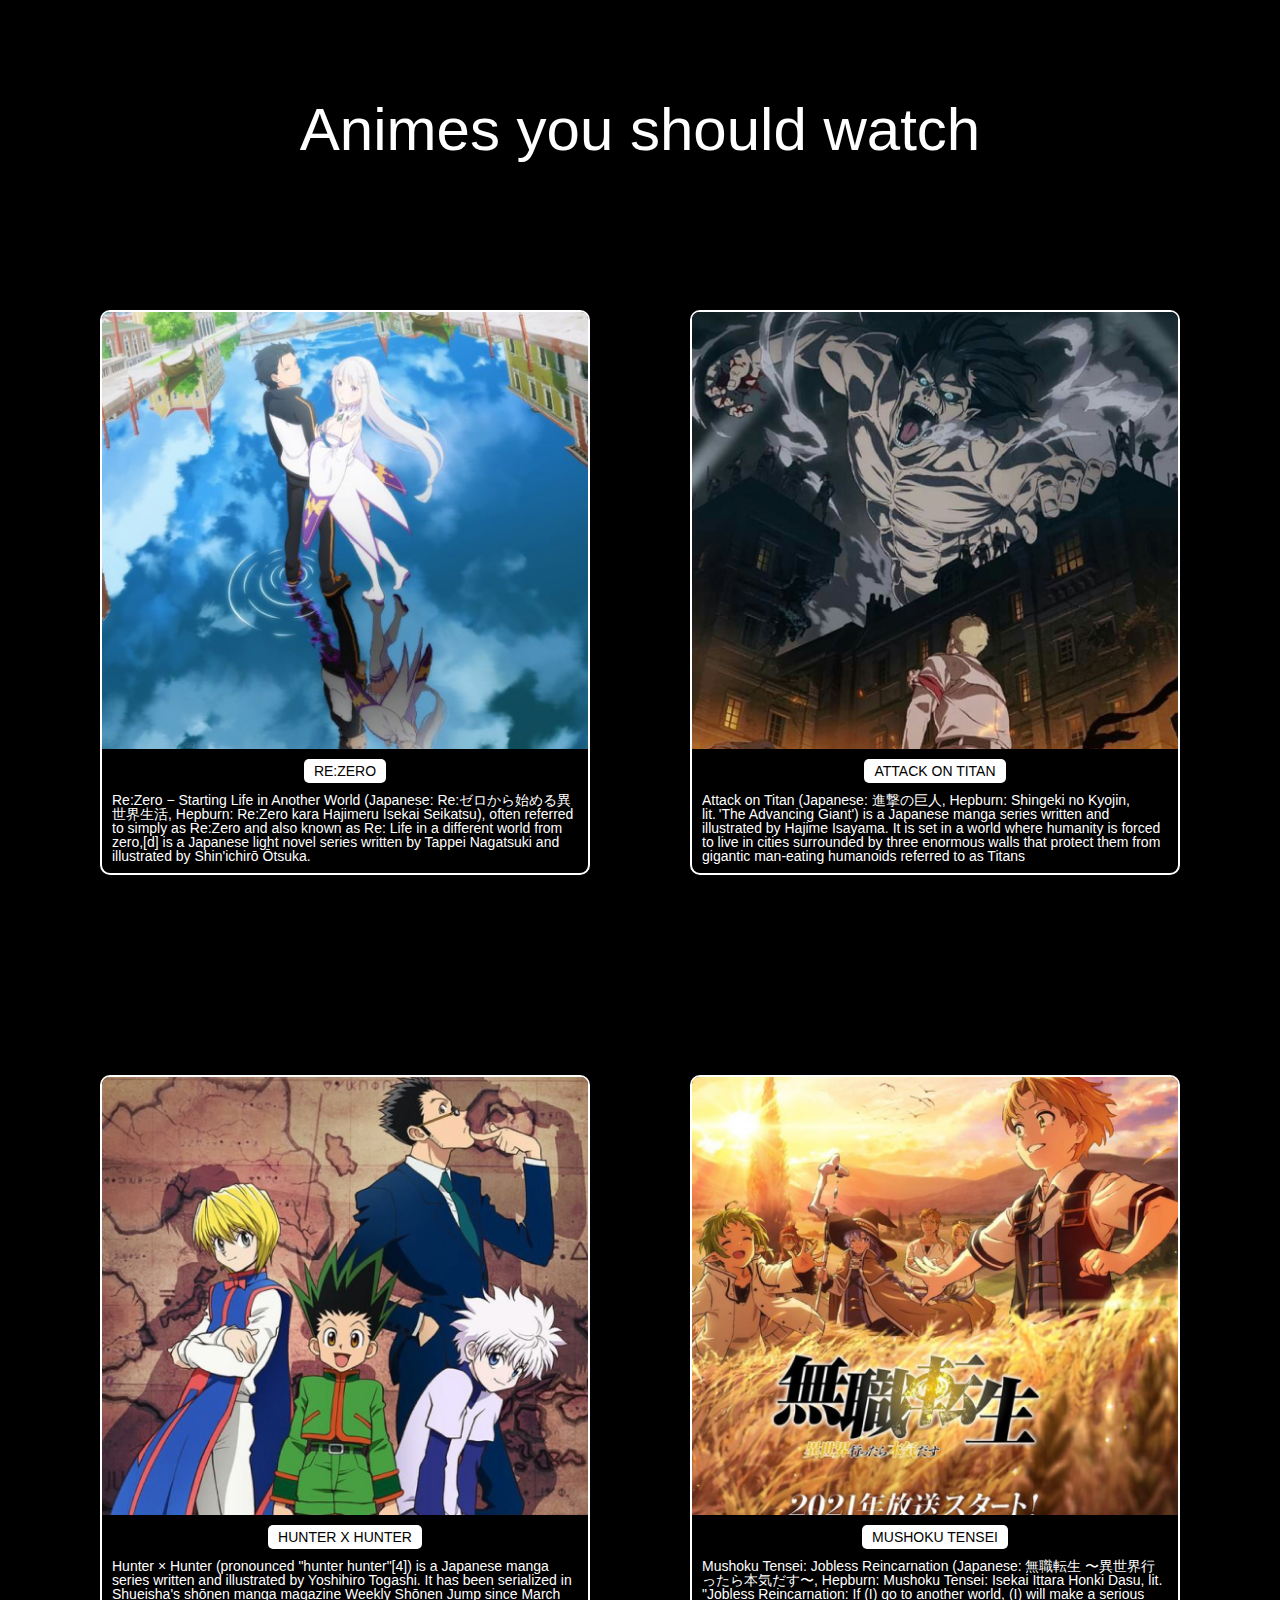
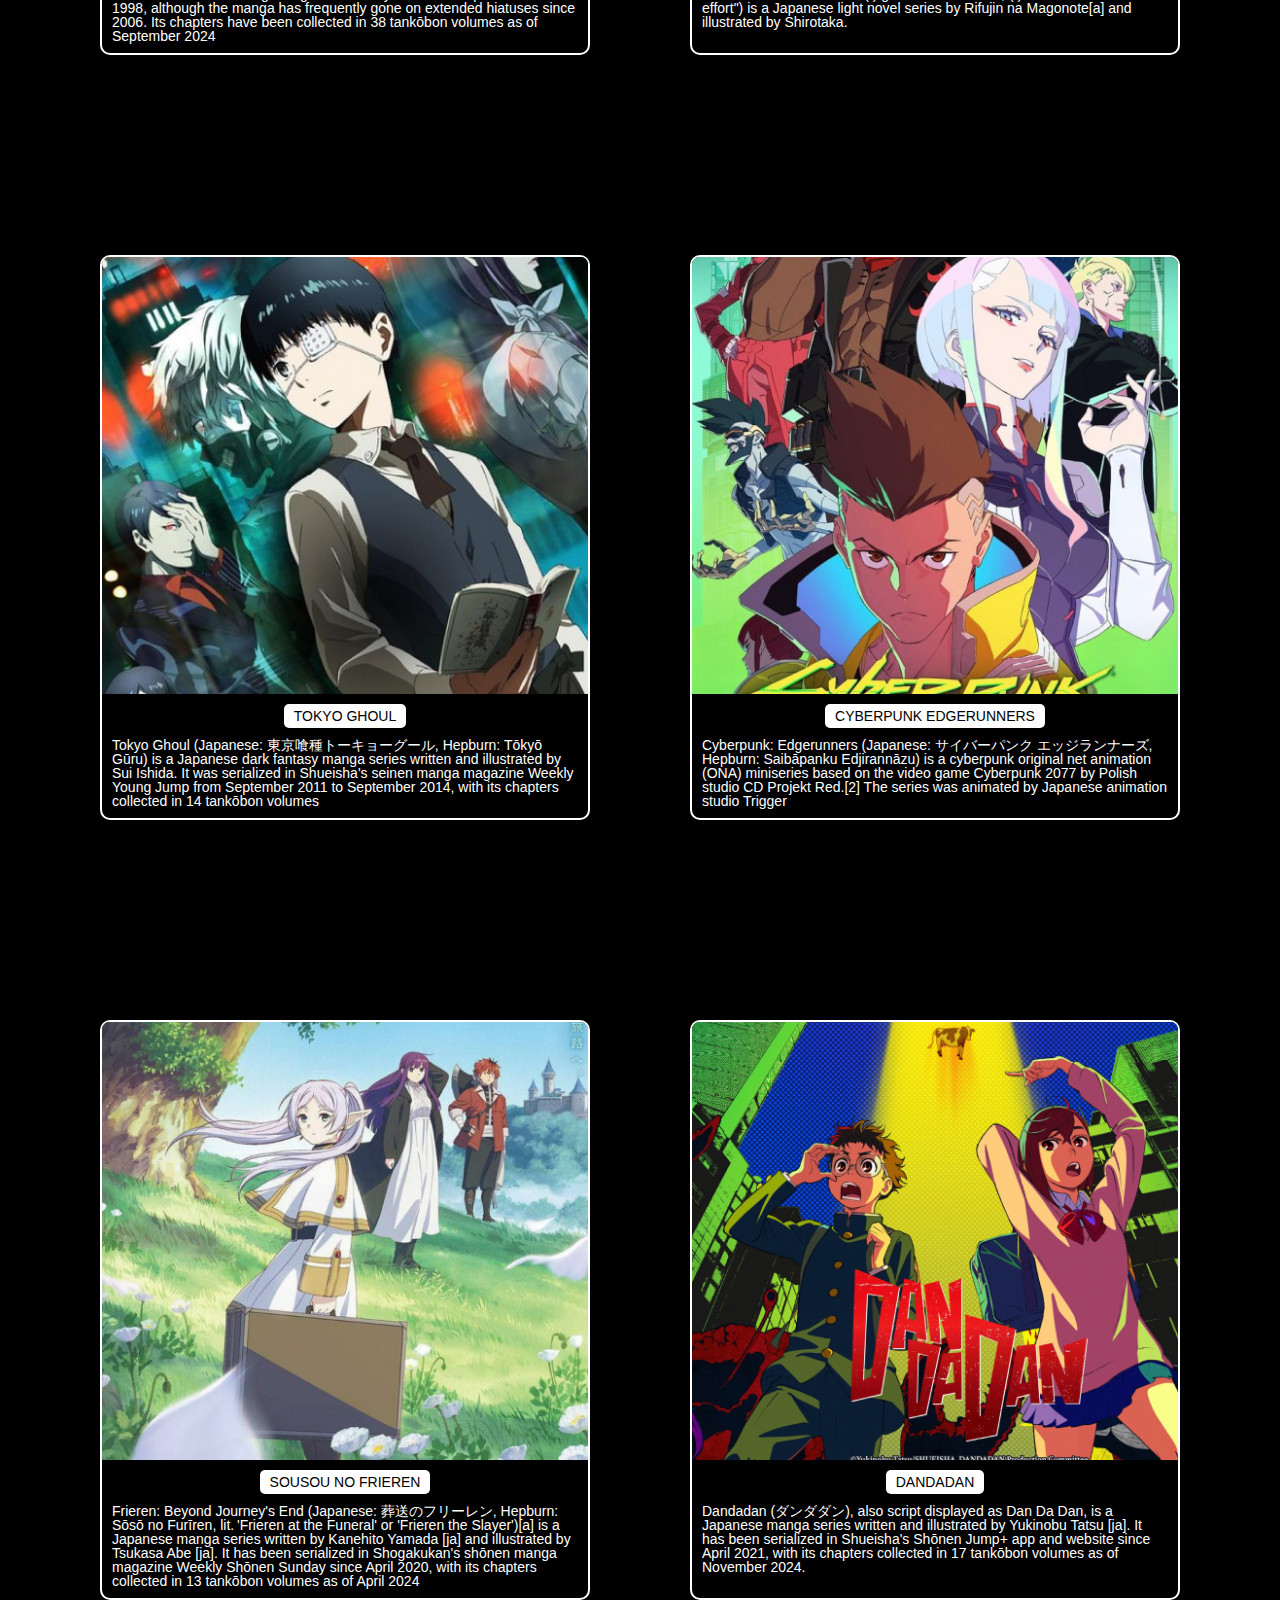
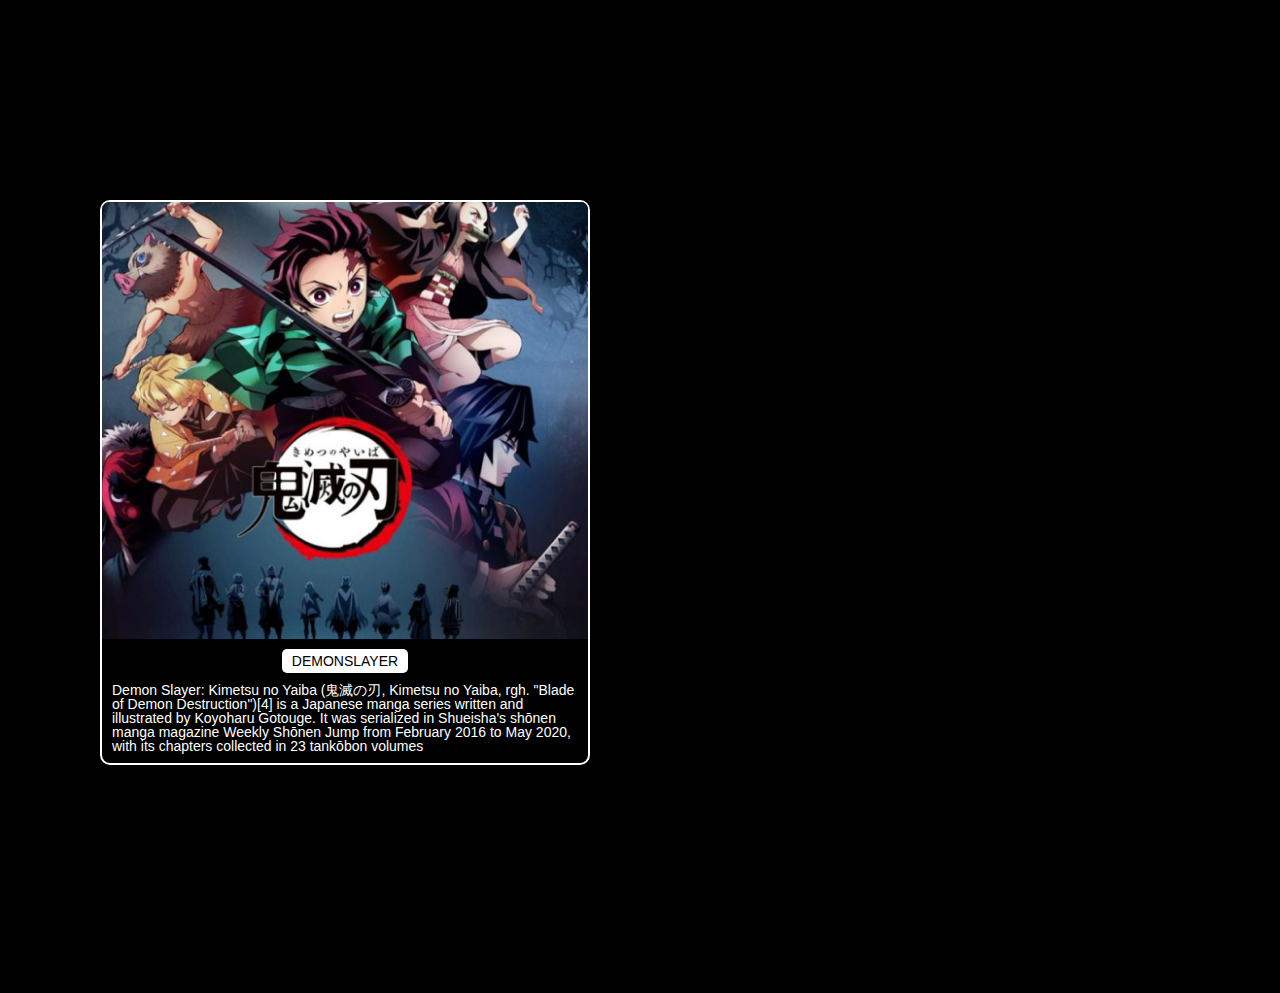
<file: index.html>
<!DOCTYPE html>
<html lang="en">
<head>
    <meta charset="UTF-8">
    <meta name="viewport" content="width=device-width, initial-scale=1.0">
    <title>Document</title>
    <link rel="stylesheet" href="style.css">
</head>
<body>
    <header>
        <div class = "Zagolovok">
            <h1>Animes you should watch</h1>
        </div>
    </header>
    <main>
        <div class="container">
            <div class="column column 1">
                <a href="https://myanimelist.net/anime/54857/Re_Zero_kara_Hajimeru_Isekai_Seikatsu_3rd_Season" target="_blank"><img src="./imgs/re zero.jpg" alt="" class = "poster"></a>
                <div class="title_box">
                    <h1 class = "title">RE:ZERO</h1>
                </div>
                <h2 class = "content">Re:Zero − Starting Life in Another World (Japanese: Re:ゼロから始める異世界生活, Hepburn: Re:Zero kara Hajimeru Isekai Seikatsu), often referred to simply as Re:Zero and also known as Re: Life in a different world from zero,[d] is a Japanese light novel series written by Tappei Nagatsuki and illustrated by Shin'ichirō Ōtsuka.</h2>
            </div>
            <div class="column column 2">
                <a href="https://myanimelist.net/anime/25777/Shingeki_no_Kyojin_Season_2?q=attack%20on%20&cat=anime" target="_blank"><img src="./imgs/aot.jpg" alt="" class = "poster"></a>
                <div class="title_box">
                    <h1 class = "title">ATTACK ON TITAN</h1>
                </div>
                <h2 class = "content">Attack on Titan (Japanese: 進撃の巨人, Hepburn: Shingeki no Kyojin, lit. 'The Advancing Giant') is a Japanese manga series written and illustrated by Hajime Isayama. It is set in a world where humanity is forced to live in cities surrounded by three enormous walls that protect them from gigantic man-eating humanoids referred to as Titans</h2>
            </div>
            <div class="column column 3">
                <a href="https://myanimelist.net/anime/11061/Hunter_x_Hunter_2011?q=HUNTER&cat=anime" target="_blank"><img src="./imgs/hunter 3.jpg" alt="" class = "poster"></a>
                <div class="title_box">
                    <h1 class = "title">HUNTER X HUNTER</h1>
                </div>
                <h2 class = "content">Hunter × Hunter (pronounced "hunter hunter"[4]) is a Japanese manga series written and illustrated by Yoshihiro Togashi. It has been serialized in Shueisha's shōnen manga magazine Weekly Shōnen Jump since March 1998, although the manga has frequently gone on extended hiatuses since 2006. Its chapters have been collected in 38 tankōbon volumes as of September 2024</h2>
            </div>
            <div class="column column 4">
                <a href="https://myanimelist.net/anime/39535/Mushoku_Tensei__Isekai_Ittara_Honki_Dasu" target="_blank"><img src="./imgs/pdidy.jpg" alt="" class = "poster"></a>
                <div class="title_box">
                    <h1 class = "title">MUSHOKU TENSEI</h1>
                </div>
                <h2 class = "content">Mushoku Tensei: Jobless Reincarnation (Japanese: 無職転生 〜異世界行ったら本気だす〜, Hepburn: Mushoku Tensei: Isekai Ittara Honki Dasu, lit. "Jobless Reincarnation: If (I) go to another world, (I) will make a serious effort") is a Japanese light novel series by Rifujin na Magonote[a] and illustrated by Shirotaka.</h2>
            </div>
            <div class="column column 5">
                <a href="https://myanimelist.net/anime/36511/Tokyo_Ghoul_re?q=tokyo&cat=anime" target="_blank"><img src="./imgs/1000-7.jpg" alt="" class = "poster"></a>
                <div class="title_box">
                    <h1 class = "title">TOKYO GHOUL</h1>
                </div>
                <h2 class = "content">Tokyo Ghoul (Japanese: 東京喰種トーキョーグール, Hepburn: Tōkyō Gūru) is a Japanese dark fantasy manga series written and illustrated by Sui Ishida. It was serialized in Shueisha's seinen manga magazine Weekly Young Jump from September 2011 to September 2014, with its chapters collected in 14 tankōbon volumes</h2>
            </div>
            <div class="column column 6">
                <a href="https://myanimelist.net/anime/42310/Cyberpunk__Edgerunners?q=cyberpunk&cat=anime" target="_blank"><img src="./imgs/Frame 2.jpg" alt="" class = "poster"></a>
                <div class="title_box">
                    <h1 class = "title">CYBERPUNK EDGERUNNERS</h1>
                </div>
                <h2 class = "content">Cyberpunk: Edgerunners (Japanese: サイバーパンク エッジランナーズ, Hepburn: Saibāpanku Edjirannāzu) is a cyberpunk original net animation (ONA) miniseries based on the video game Cyberpunk 2077 by Polish studio CD Projekt Red.[2] The series was animated by Japanese animation studio Trigger</h2>
            </div>
            <div class="column column 7">
                <a href="https://myanimelist.net/anime/52991/Sousou_no_Frieren?q=frieren&cat=anime" target="_blank"><img src="./imgs/frieren.jpg" alt="" class = "poster"></a>
                <div class="title_box">
                    <h1 class = "title">SOUSOU NO FRIEREN</h1>
                </div>
                <h2 class = "content">Frieren: Beyond Journey's End (Japanese: 葬送のフリーレン, Hepburn: Sōsō no Furīren, lit. 'Frieren at the Funeral' or 'Frieren the Slayer')[a] is a Japanese manga series written by Kanehito Yamada [ja] and illustrated by Tsukasa Abe [ja]. It has been serialized in Shogakukan's shōnen manga magazine Weekly Shōnen Sunday since April 2020, with its chapters collected in 13 tankōbon volumes as of April 2024</h2>
            </div>
            <div class="column column 8">
                <a href="https://myanimelist.net/anime/57334/Dandadan?q=Danda&cat=anime" target="_blank"><img src="./imgs/dandadan.jpg" alt="" class = "poster"></a>
                <div class="title_box">
                    <h1 class = "title">DANDADAN</h1>
                </div>
                <h2 class = "content">Dandadan (ダンダダン), also script displayed as Dan Da Dan, is a Japanese manga series written and illustrated by Yukinobu Tatsu [ja]. It has been serialized in Shueisha's Shōnen Jump+ app and website since April 2021, with its chapters collected in 17 tankōbon volumes as of November 2024.</h2>
            </div>
            <div class="column column 9">
                <a href="https://myanimelist.net/anime/38000/Kimetsu_no_Yaiba?q=Demonsla&cat=anime" target="_blank"><img src="./imgs/demonslayaer.jpg" alt="" class = "poster"></a>
                <div class="title_box">
                    <h1 class = "title">DEMONSLAYER</h1>
                </div>
                <h2 class = "content">Demon Slayer: Kimetsu no Yaiba (鬼滅の刃, Kimetsu no Yaiba, rgh. "Blade of Demon Destruction")[4] is a Japanese manga series written and illustrated by Koyoharu Gotouge. It was serialized in Shueisha's shōnen manga magazine Weekly Shōnen Jump from February 2016 to May 2020, with its chapters collected in 23 tankōbon volumes</h2>
            </div>
        </div>
        <br>
        <br>
    </main>
    <footer></footer>
</body>
</html>
</file>
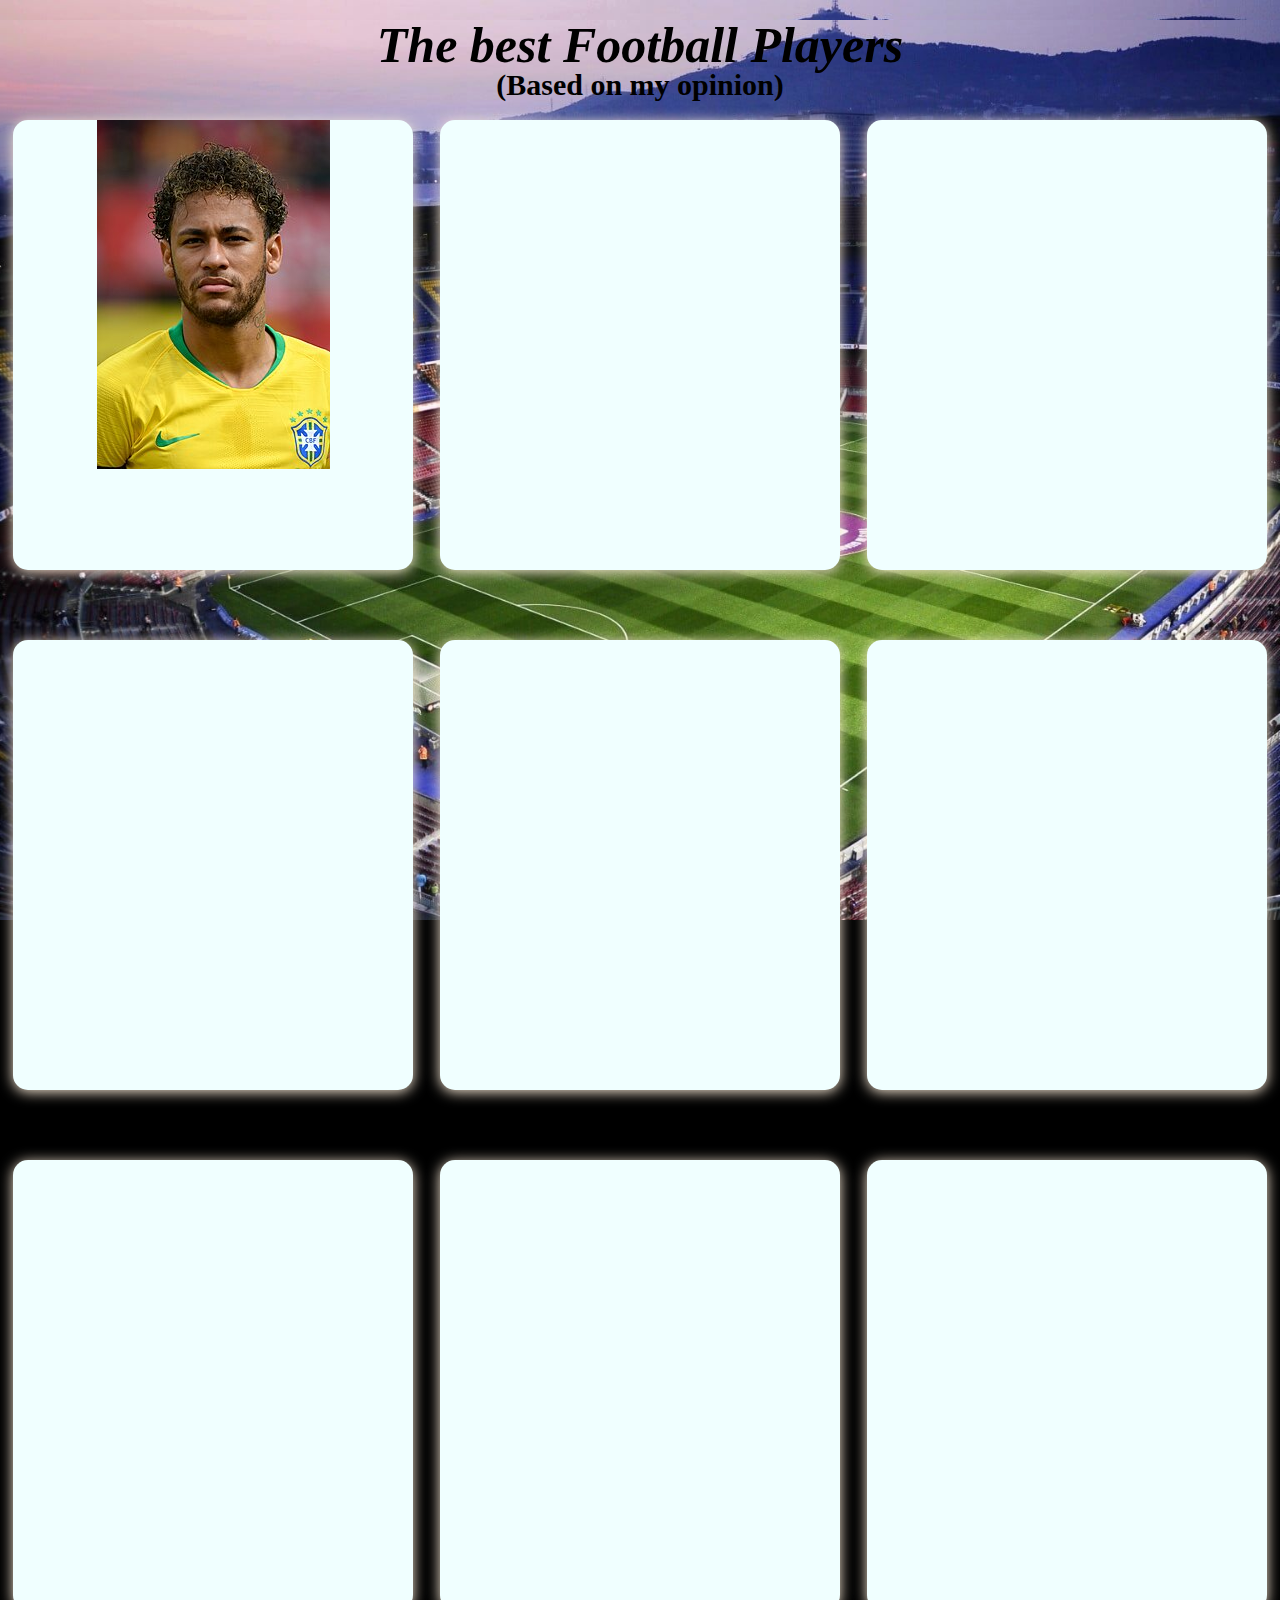
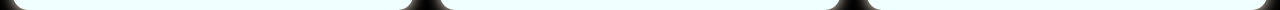
<file: football.html>
<html lang="en">
<head>
    <meta charset="UTF-8">
    <meta name="viewport" content="width=device-width, initial-scale=1.0">
    <title>Football Players</title>
    <link rel="stylesheet" href="soccer.css">
</head>
<header class="title">
    <h1><i>The best Football Players</i></h1>
    <h4>(Based on my opinion)</h4>
</header>
<body>
    <main>
        <div class="container">
            <div class="cards">
                <div class="card card1">
                    <a href="https://ru.wikipedia.org/wiki/%D0%9D%D0%B5%D0%B9%D0%BC%D0%B0%D1%80" target="_blank"><img src="pictures/neymar.jpg" alt=""></a>
                </div>
                <div class="card card2">
                    
                </div>
                <div class="card card3">
                    
                </div>
            </div>
            <div class="kartochki">
                <div class="kart kart1">

                </div>
                <div class="kart kart2">
                    
                </div>
                <div class="kart kart3">
                    
                </div>
            </div>
            <div class="parts">
                <div class="part part1">
                    
                </div>
                <div class="part part2">
                    
                </div>
                <div class="part part3">
                    
                </div>

            </div>
        </div>



</main>
</body>
</html>
</file>
<file: style.css>
* {
    padding: 0;
    margin: 0;
    border: 0;
  }
  
  
  *,
  *:before,
  *:after {
    -webkit-box-sizing: border-box;
    -moz-box-sizing: border-box;
    box-sizing: border-box;
  }
  
  
  :focus,
  :active {
    outline: none;
  }
  a:focus,
  a:active {
    outline: none;
  }
  
  
  nav,
  footer,
  header,
  aside {
    display: block;
  }
  
  
  html,
  body {
    height: 100%;
    width: 100%;
    font-size: 100%;
    line-height: 1;
    font-size: 14px;
    -ms-text-size-adjust: 100%;
    -moz-text-size-adjust: 100%;
    -webkit-text-size-adjust: 100%;
    background-color: black;
  }
  
  
  input,
  button,
  textarea {
    font-family: inherit;
  }
  
  
  input::-ms-clear {
    display: none;
  }
  button {
    cursor: pointer;
  }
  button::-moz-focus-inner {
    padding: 0;
    border: 0;
  }
  a,
  a:visited {
    text-decoration: none;
  }
  a:hover {
    text-decoration: none;
  }
  ul li {
    list-style: none;
  }
  img {
    vertical-align: top;
  }
  h1,
  h2,
  h3,
  h4,
  h5,
  h6 {
    font-size: inherit;
    font-weight: 400;
  }



  :root{
    --primary-color:white;
  }
  @import url('https://fonts.googleapis.com/css2?family=Jaro:opsz@6..72&family=Roboto:ital,wght@0,100;0,300;0,400;0,500;0,700;0,900;1,100;1,300;1,400;1,500;1,700;1,900&family=Yuji+Mai&display=swap');
  @import url('https://fonts.googleapis.com/css2?family=Jaro:opsz@6..72&family=Oswald:wght@200..700&family=Roboto:ital,wght@0,100;0,300;0,400;0,500;0,700;0,900;1,100;1,300;1,400;1,500;1,700;1,900&family=Yuji+Mai&display=swap');


.Zagolovok{
    text-align: center;
    font-size: 60px;
    margin-top: 100px;
    font-family: 'Roboto', sans-serif;
    font-weight: 400;
    color: var(--primary-color)
}


.container{
    display: grid;
  
    grid-template-columns: repeat(auto-fit,minmax(300px,1fr));
    grid-column-gap: 100px;
    grid-row-gap: 200px;
    grid-auto-rows: minmax(400px,auto);
    justify-content: center;
    margin-top: 150px;
    margin-bottom: 200px;
    padding: 0 100px 0 100px;
}

.column{
    border: 2px solid white;
    border-radius: 10px;
}

.poster{
    width: 100%;
    border-radius: 7px 7px 0 0;
    transition: 0.9s;
}
.poster:hover {
    filter: brightness(50%); 
    /* яркость понижает */
}

.title_box {
    text-align: center;
    margin-top: 10px;
}

.title {
    font-family: "Oswald", sans-serif;
    display: inline-block;
    background-color: white;
    padding: 5px 10px;
    border-radius: 5px; 
}


.content{
    margin: 10px;
    color: white;
    font-family: "Oswald", sans-serif;
    font-optical-sizing: auto;;
}








@media (max-width: 1024px) {
  .container {
      grid-template-columns: 1fr 1fr; /* 2 колонки вместо 3 */
      grid-row-gap: 10px;
      /* grid-column-gap: 50px; */
  }
}
@media (max-width: 768px) {
  .container {
      grid-template-columns: 1fr; /* 1 колонка */
      grid-row-gap: 100px;
      /* grid-row-gap: 50px;  */
  }
}
</file>
<file: soccer.css>
* {
    padding: 0;
    margin: 0;
    border: 0;
  }
  
  
  *,
  *:before,
  *:after {
    -webkit-box-sizing: border-box;
    -moz-box-sizing: border-box;
    box-sizing: border-box;
  }
  
  
  :focus,
  :active {
    outline: none;
  }
  a:focus,
  a:active {
    outline: none;
  }
  
  
  nav,
  footer,
  header,
  aside {
    display: block;
  }
  
  
  html,
  body {
    height: 100%;
    width: 100%;
    font-size: 100%;
    line-height: 1;
    font-size: 14px;
    -ms-text-size-adjust: 100%;
    -moz-text-size-adjust: 100%;
    -webkit-text-size-adjust: 100%;
    background-image: url(imgs/Frame.jpg);
    background-repeat: no-repeat;
    background-position: center;
    background-size: cover;   
    background-color: black;
  }
  
  
  input,
  button,
  textarea {
    font-family: inherit;
  }
  
  
  input::-ms-clear {
    display: none;
  }
  button {
    cursor: pointer;
  }
  button::-moz-focus-inner {
    padding: 0;
    border: 0;
  }
  a,
  a:visited {
    text-decoration: none;
  }
  a:hover {
    text-decoration: none;
  }
  ul li {
    list-style: none;
  }
  img {
    vertical-align: top;
  }
  h1,
  h2,
  h3,
  h4,
  h5,
  h6 {
    font-size: inherit;
    font-weight: 400;
  }

.nav_bar{
    display:flex;
    justify-content: center; /* Центрируем элементы */
    gap: 500px; 
    text-decoration: none;
    font-size: 17px;
    padding-top: 15px;
}
.nav_bar a{
    color:black;
}




@import url(https://fonts.googleapis.com/css2?family=Roboto+Condensed:ital,wght@0,100..900;1,100..900&family=Roboto+Mono:ital,wght@0,100..700;1,100..700&display=swap);



.title {
    margin-top: 20px;
    font-family: "Roboto Condensed", serif
}





.title h1{
    font-size: 50px;
    text-align: center;
    font-weight: bolder;
    /* margin-top: 40px; */
}

.title h4 {
    font-size: 30px;
    text-align: center;
    font-weight: bolder;
}




.cards {
    display: flex;
    justify-content: space-around;
}

.kartochki{
    display: flex;
    justify-content: space-around;
    margin-top: 50px;
}


.parts{
    display: flex;
    justify-content: space-around;
    margin-top: 50px;
}

.card{
    display: flex;
    justify-content: center;
    margin-top: 20px;
    height: 450px;
    width: 400px;
    background-color: azure;
    /* border: solid gray 10px; */
    border-radius: 15px;
    box-shadow: 0 2px 14px antiquewhite;
}

.kart{
    margin-top: 20px;
    height: 450px;
    width: 400px;
    background-color: azure;
    /* border: solid gray 10px; */
    border-radius: 15px;
    box-shadow: 0 2px 14px antiquewhite;
}

.part{
    margin-top: 20px;
    height: 450px;
    width: 400px;
    background-color: azure;
    /* border: solid gray 10px; */
    border-radius: 15px;
    box-shadow: 0 2px 14px antiquewhite;
}



.picture {
    width: 100%;
}
</file>
